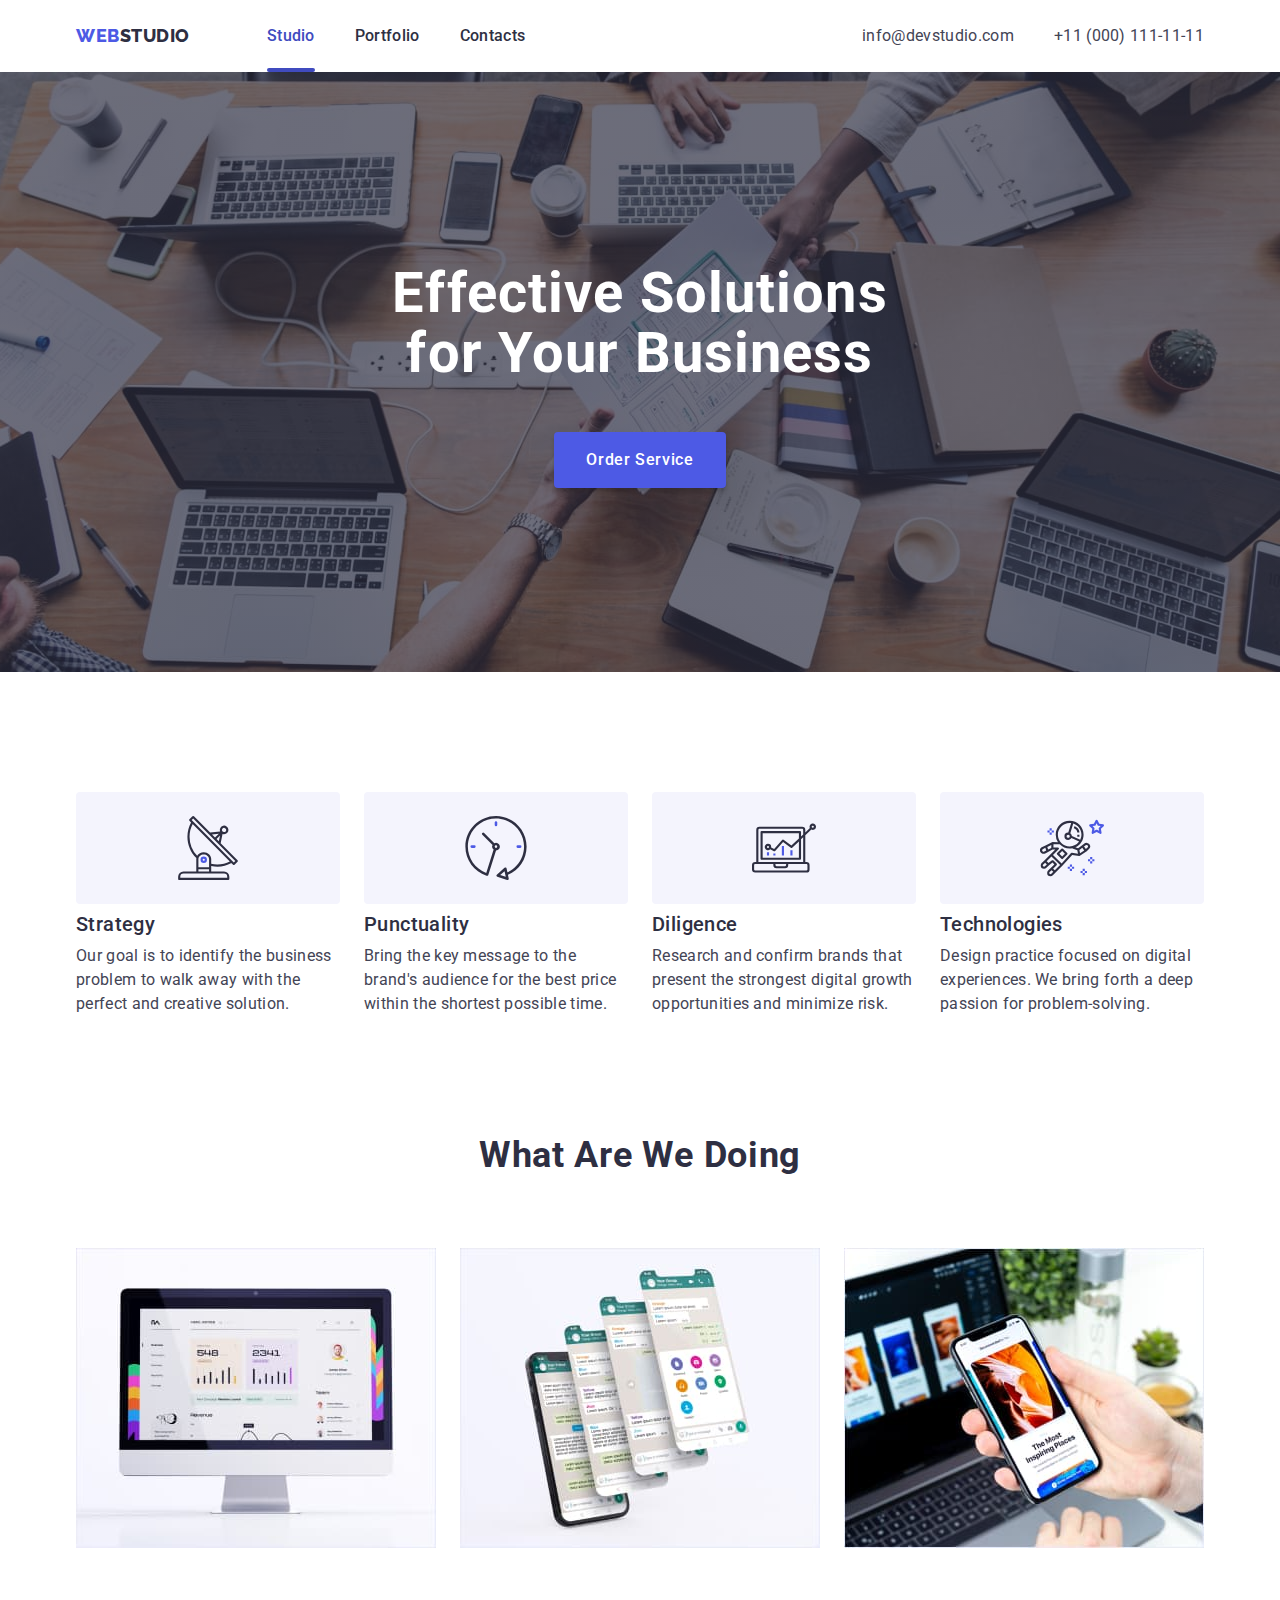
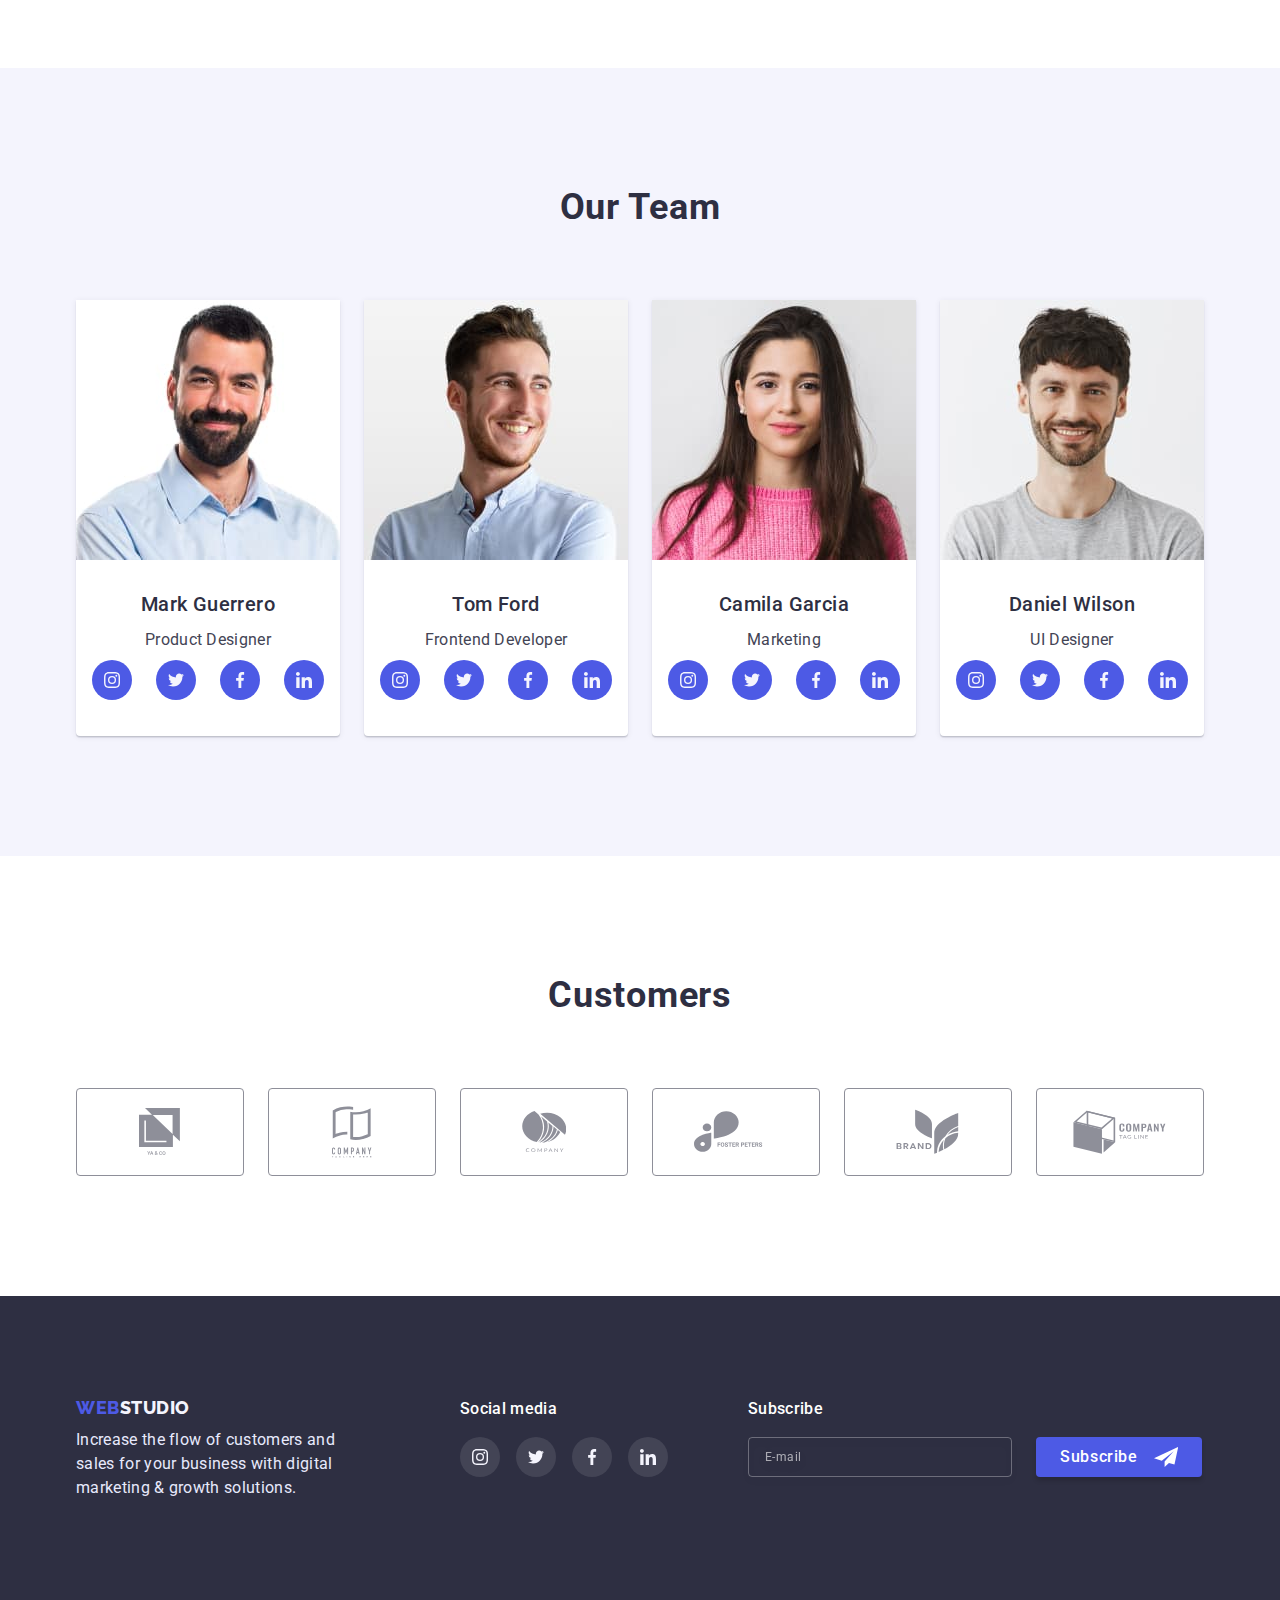
<file: index.html>
<!DOCTYPE html>
<html lang="en">
  <head>
    <meta charset="UTF-8" />
    <meta http-equiv="X-UA-Compatible" content="IE=edge" />
    <meta name="viewport" content="width=<device-width>, initial-scale=1.0" />
    <link rel="preconnect" href="https://fonts.googleapis.com" />
    <link rel="preconnect" href="https://fonts.gstatic.com" crossorigin />
    <link
      href="https://fonts.googleapis.com/css2?family=Raleway:wght@800&family=Roboto:wght@400;500;700&display=swap"
      rel="stylesheet"
    />
    <link
      rel="stylesheet"
      href="https://cdnjs.cloudflare.com/ajax/libs/modern-normalize/1.1.0/modern-normalize.min.css"
    />
    <link rel="stylesheet" href="./css/styles.css" />
    <title>Studio</title>
  </head>

  <body>
    <!-- Header -->
    <header class="header-section">
      <div class="container main-nav">
        <nav class="nav">
          <!-- Logotype -->
          <a href="./index.html" class="logo link"
            >Web<span class="logo-header">Studio</span></a
          >
          <!-- Navigation to other pages -->
          <ul class="site-nav list">
            <li class="item">
              <a href="./index.html" class="link current">Studio</a>
            </li>
            <li class="item">
              <a href="./portfolio.html" class="link">Portfolio</a>
            </li>
            <li class="item">
              <a href="#" class="link">Contacts</a>
            </li>
          </ul>
        </nav>
        <ul class="contacts list">
          <!-- Link to email address  -->
          <li class="item">
            <a href="mailto:info@devstudio.com" class="link"
              >info@devstudio.com</a
            >
          </li>
          <!-- Link to phone number -->
          <li class="item">
            <a href="tel:+110001111111" class="link">+11 (000) 111-11-11</a>
          </li>
        </ul>
      </div>
    </header>
    <!-- Main page content -->
    <main>
      <!-- Main banner (hero)-->
      <section class="hero">
        <div class="container">
          <h1 class="hero-title">Effective Solutions for Your Business</h1>
          <button data-modal-open type="button" class="hero-btn">
            Order Service
          </button>
        </div>
      </section>
      <!-- Features -->
      <section class="section features-section">
        <div class="container">
          <h2 class="section-title visually-hidden">Features</h2>
          <ul class="features-list list">
            <li class="item icon-antenna">
              <div class="features-icon">
                <svg class="icon-img">
                  <use href="./images/icons.svg#icon-antenna"></use>
                </svg>
              </div>
              <h3 class="title">Strategy</h3>
              <p class="text">
                Our goal is to identify the business problem to walk away with
                the perfect and creative solution.
              </p>
            </li>
            <li class="item icon-clock">
              <div class="features-icon">
                <svg class="icon-img">
                  <use href="./images/icons.svg#icon-clock"></use>
                </svg>
              </div>
              <h3 class="title">Punctuality</h3>
              <p class="text">
                Bring the key message to the brand's audience for the best price
                within the shortest possible time.
              </p>
            </li>
            <li class="item icon-diagram">
              <div class="features-icon">
                <svg class="icon-img">
                  <use href="./images/icons.svg#icon-diagram"></use>
                </svg>
              </div>
              <h3 class="title">Diligence</h3>
              <p class="text">
                Research and confirm brands that present the strongest digital
                growth opportunities and minimize risk.
              </p>
            </li>
            <li class="item icon-astronaut">
              <div class="features-icon">
                <svg class="icon-img">
                  <use href="./images/icons.svg#icon-astronaut"></use>
                </svg>
              </div>
              <h3 class="title">Technologies</h3>
              <p class="text">
                Design practice focused on digital experiences. We bring forth a
                deep passion for problem-solving.
              </p>
            </li>
          </ul>
        </div>
      </section>
      <!-- What are we doing -->
      <section class="section">
        <div class="container">
          <h2 class="section-title">What are we doing</h2>
          <ul class="work-list list">
            <li class="item">
              <img
                src="./images/img1.jpg"
                alt="the site is displayed on the monitor"
                width="360"
                height="300"
              />
            </li>
            <li class="item">
              <img
                src="./images/img2.jpg"
                alt="image layout for mobile"
                width="360"
                height="300"
              />
            </li>
            <li class="item">
              <img
                src="./images/img3.jpg"
                alt="the site is displayed on a mobile phone"
                width="360"
                height="300"
              />
            </li>
          </ul>
        </div>
      </section>
      <!-- Our Team -->
      <section class="section team-section">
        <div class="container">
          <h2 class="section-title">Our Team</h2>
          <ul class="team-list list">
            <li class="team-list-card">
              <img
                src="./images/foto-mark-guerrero.jpg"
                alt="foto Mark Guerrero"
                width="264"
                height="260"
              />
              <div class="titte-team-card">
                <h3 class="title">Mark Guerrero</h3>
                <p class="text">Product Designer</p>
                <ul class="team-social-list list">
                  <li class="item">
                    <a href="#" class="team-social-link instagram">
                      <svg class="icon-social">
                        <use href="./images/icons.svg#icon-instagram"></use>
                      </svg>
                    </a>
                  </li>
                  <li class="item">
                    <a href="#" class="team-social-link twitter">
                      <svg class="icon-social">
                        <use href="./images/icons.svg#icon-twitter"></use>
                      </svg>
                    </a>
                  </li>
                  <li class="item">
                    <a href="#" class="team-social-link facebook">
                      <svg class="icon-social">
                        <use href="./images/icons.svg#icon-facebook"></use>
                      </svg>
                    </a>
                  </li>
                  <li class="item">
                    <a href="#" class="team-social-link linkedin">
                      <svg class="icon-social">
                        <use href="./images/icons.svg#icon-linkedin"></use>
                      </svg>
                    </a>
                  </li>
                </ul>
              </div>
            </li>
            <li class="team-list-card">
              <img
                src="./images/foto-tom-ford.jpg"
                alt="foto Tom Ford"
                width="264"
                height="260"
              />
              <div class="titte-team-card">
                <h3 class="title">Tom Ford</h3>
                <p class="text">Frontend Developer</p>
                <ul class="team-social-list list">
                  <li>
                    <a href="#" class="team-social-link instagram">
                      <svg class="icon-social">
                        <use href="./images/icons.svg#icon-instagram"></use>
                      </svg>
                    </a>
                  </li>
                  <li>
                    <a href="#" class="team-social-link twitter">
                      <svg class="icon-social">
                        <use href="./images/icons.svg#icon-twitter"></use>
                      </svg>
                    </a>
                  </li>
                  <li>
                    <a href="#" class="team-social-link facebook">
                      <svg class="icon-social">
                        <use href="./images/icons.svg#icon-facebook"></use>
                      </svg>
                    </a>
                  </li>
                  <li>
                    <a href="#" class="team-social-link linkedin">
                      <svg class="icon-social">
                        <use href="./images/icons.svg#icon-linkedin"></use>
                      </svg>
                    </a>
                  </li>
                </ul>
              </div>
            </li>
            <li class="team-list-card">
              <img
                src="./images/foto-camila-garcia.jpg"
                alt="foto Camila Garcia"
                width="264"
                height="260"
              />
              <div class="titte-team-card">
                <h3 class="title">Camila Garcia</h3>
                <p class="text">Marketing</p>
                <ul class="team-social-list list">
                  <li>
                    <a href="#" class="team-social-link instagram">
                      <svg class="icon-social">
                        <use href="./images/icons.svg#icon-instagram"></use>
                      </svg>
                    </a>
                  </li>
                  <li>
                    <a href="#" class="team-social-link twitter">
                      <svg class="icon-social">
                        <use href="./images/icons.svg#icon-twitter"></use>
                      </svg>
                    </a>
                  </li>
                  <li>
                    <a href="#" class="team-social-link facebook">
                      <svg class="icon-social">
                        <use href="./images/icons.svg#icon-facebook"></use>
                      </svg>
                    </a>
                  </li>
                  <li>
                    <a href="#" class="team-social-link linkedin">
                      <svg class="icon-social">
                        <use href="./images/icons.svg#icon-linkedin"></use>
                      </svg>
                    </a>
                  </li>
                </ul>
              </div>
            </li>
            <li class="team-list-card">
              <img
                src="./images/foto-daniel-wilson.jpg"
                alt="foto Daniel Wilson"
                width="264"
                height="260"
              />
              <div class="titte-team-card">
                <h3 class="title">Daniel Wilson</h3>
                <p class="text">UI Designer</p>
                <ul class="team-social-list list">
                  <li>
                    <a href="#" class="team-social-link instagram">
                      <svg class="icon-social">
                        <use href="./images/icons.svg#icon-instagram"></use>
                      </svg>
                    </a>
                  </li>
                  <li>
                    <a href="#" class="team-social-link twitter">
                      <svg class="icon-social">
                        <use href="./images/icons.svg#icon-twitter"></use>
                      </svg>
                    </a>
                  </li>
                  <li>
                    <a href="#" class="team-social-link facebook">
                      <svg class="icon-social">
                        <use href="./images/icons.svg#icon-facebook"></use>
                      </svg>
                    </a>
                  </li>
                  <li>
                    <a href="#" class="team-social-link linkedin">
                      <svg class="icon-social">
                        <use href="./images/icons.svg#icon-linkedin"></use>
                      </svg>
                    </a>
                  </li>
                </ul>
              </div>
            </li>
          </ul>
        </div>
      </section>
      <section class="section">
        <div class="container">
          <h2 class="section-title">Customers</h2>
          <ul class="company-list list">
            <li class="company-item">
              <a class="company-link link" href="">
                <svg class="company-icon" width="41" height="47">
                  <use href="./images/icons.svg#icon-company-ya-co"></use>
                </svg>
              </a>
            </li>
            <li class="company-item">
              <a class="company-link link" href="">
                <svg class="company-icon" width="40" height="52">
                  <use
                    href="./images/icons.svg#icon-company-tagline-here"
                  ></use>
                </svg>
              </a>
            </li>
            <li class="company-item">
              <a class="company-link link" href="">
                <svg class="company-icon" width="44" height="41">
                  <use href="./images/icons.svg#icon-company-company"></use>
                </svg>
              </a>
            </li>
            <li class="company-item">
              <a class="company-link link" href="">
                <svg class="company-icon" width="84" height="41">
                  <use
                    href="./images/icons.svg#icon-company-foster-peters"
                  ></use>
                </svg>
              </a>
            </li>
            <li class="company-item">
              <a class="company-link link" href="">
                <svg class="company-icon" width="63" height="45">
                  <use href="./images/icons.svg#icon-company-brand"></use>
                </svg>
              </a>
            </li>
            <li class="company-item">
              <a class="company-link link" href="">
                <svg class="company-icon" width="93" height="44">
                  <use href="./images/icons.svg#icon-company-tag-line"></use>
                </svg>
              </a>
            </li>
          </ul>
        </div>
      </section>
    </main>
    <!-- Footer -->
    <footer class="footer">
      <div class="container footer-container">
        <div class="footer-block">
          <!-- Logotype -->
          <a href="./index.html" class="logo link"
            >Web<span class="logo-footer">Studio</span></a
          >
          <p class="text">
            Increase the flow of customers and sales for your business with
            digital marketing & growth solutions.
          </p>
        </div>
        <div class="footer-social-block">
          <h2 class="social-link-title">Social media</h2>
          <ul class="footer-social-list list">
            <li>
              <a href="#" class="footer-social-link instagram">
                <svg class="footer-icon-social">
                  <use href="./images/icons.svg#icon-instagram"></use>
                </svg>
              </a>
            </li>
            <li>
              <a href="#" class="footer-social-link twitter">
                <svg class="footer-icon-social">
                  <use href="./images/icons.svg#icon-twitter"></use>
                </svg>
              </a>
            </li>
            <li>
              <a href="#" class="footer-social-link facebook">
                <svg class="footer-icon-social">
                  <use href="./images/icons.svg#icon-facebook"></use>
                </svg>
              </a>
            </li>
            <li>
              <a href="#" class="footer-social-link linkedin">
                <svg class="footer-icon-social">
                  <use href="./images/icons.svg#icon-linkedin"></use>
                </svg>
              </a>
            </li>
          </ul>
        </div>
        <form class="subscribe-form" action="">
          <form role="group" aria-labelledby="subscribe">
            <p class="subscribe-title" id="subscribe">Subscribe</p>
            <div class="subscribe-row">
              <label class="subscribe-field">
                <input
                  class="subscribe-input"
                  type="email"
                  name="email"
                  placeholder="E-mail"
                  required
                />
              </label>
              <button class="subscribe-btn" type="submit">
                Subscribe
                <svg class="subscribe-icon" height="24" width="24">
                  <use href="./images/icons.svg#icon-send"></use>
                </svg>
              </button>
            </div>
          </form>
        </form>
      </div>
    </footer>
    <!-- modal -->
    <div data-modal class="backdrop is-hidden">
      <div class="modal">
        <button type="button" data-modal-close class="modal-button">
          <svg class="modal-button-icon">
            <use href="./images/icons.svg#icon-cross"></use>
          </svg>
        </button>
        <form class="form" action="">
          <div role="group" aria-labelledby="contact-callback">
            <p class="form-title" id="contact-callback">
              Leave your contacts and we will call you back
            </p>
            <label class="form-field">
              <p class="form-label">Name</p>
              <span class="form-input-wraper">
                <input
                  class="form-input"
                  type="text"
                  name="name"
                  required
                  pattern="[a-zA-Z]+"
                />
                <svg class="form-icon" height="24" width="18">
                  <use href="./images/icons.svg#icon-person"></use>
                </svg>
              </span>
            </label>
            <label class="form-field">
              <p class="form-label">Phone</p>
              <span class="form-input-wraper">
                <input class="form-input" type="tel" name="tel" required />
                <svg class="form-icon" height="24" width="18">
                  <use href="./images/icons.svg#icon-phone"></use>
                </svg>
              </span>
            </label>
            <label class="form-field">
              <p class="form-label">Email</p>
              <span class="form-input-wraper">
                <input class="form-input" type="email" name="email" required />
                <svg class="form-icon" height="24" width="18">
                  <use href="./images/icons.svg#icon-email"></use>
                </svg>
              </span>
            </label>
            <label class="form-field">
              <p class="form-label">Comment</p>
              <textarea
                class="comment"
                name="comment"
                placeholder="Text input"
              ></textarea>
            </label>
            <label class="form-policy">
              <input class="checkbox" type="checkbox" name="privacy-policy" />
              <span class="icon-policy"></span>
              <p class="form-label">
                I accept the terms and conditions of the
                <a class="privacy-policy-link" href="">Privacy Policy</a>
              </p>
            </label>
            <button class="form-btn" type="submit">Send</button>
          </div>
        </form>
      </div>
    </div>
    <script src="./js/modal.js"></script>
  </body>
</html>
</file>
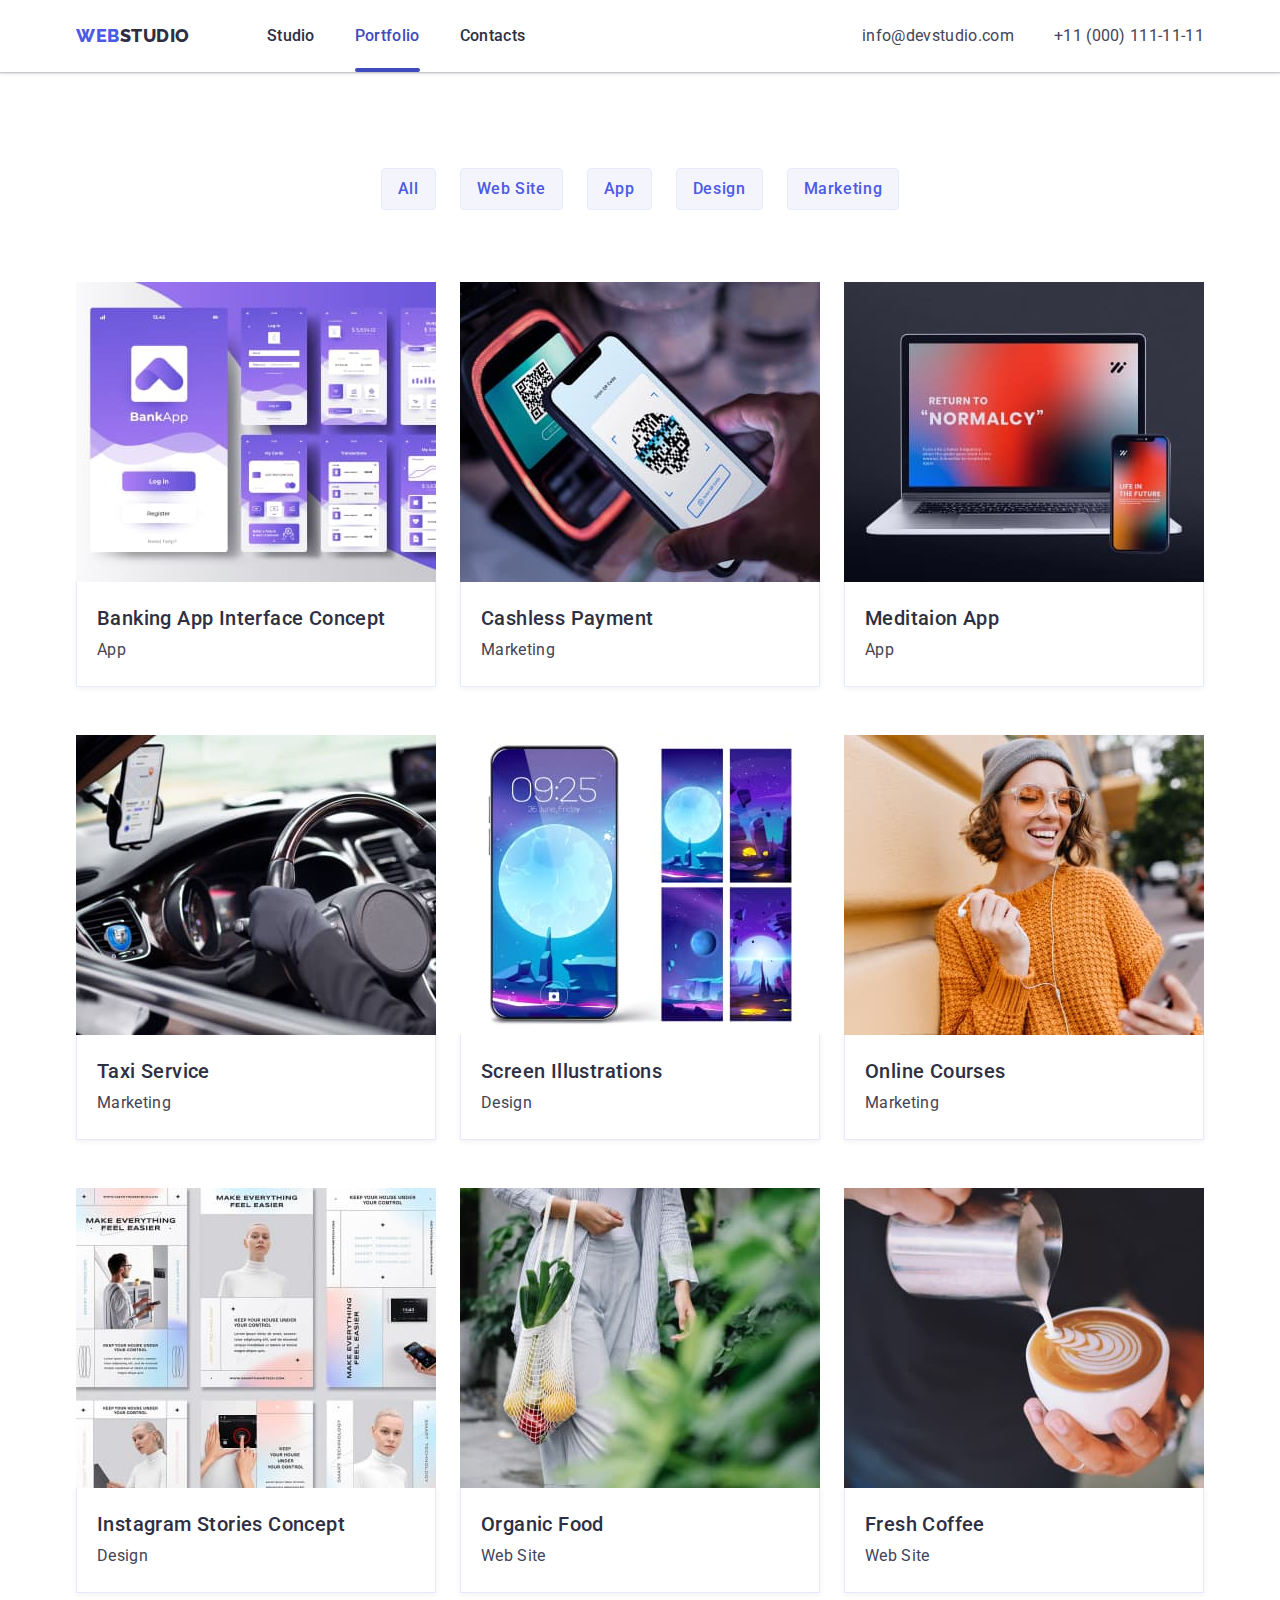
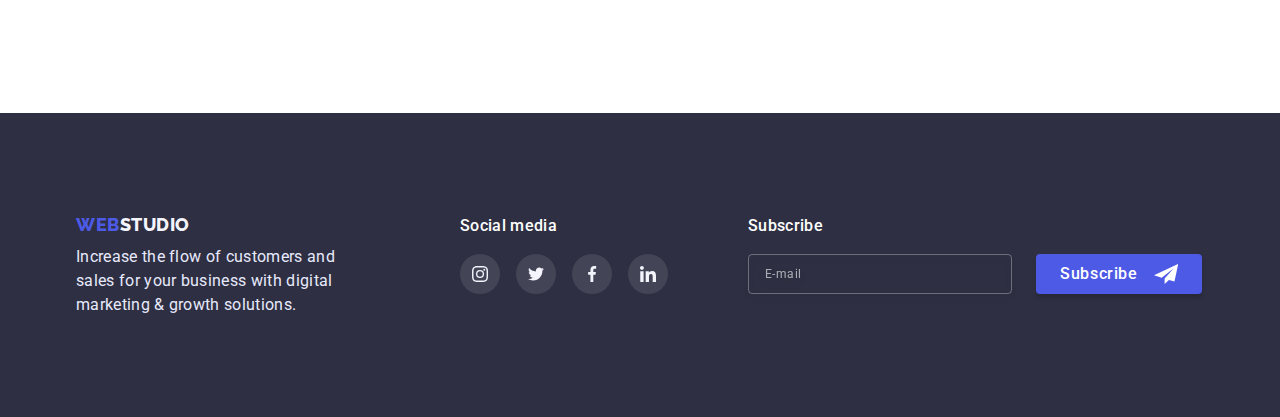
<file: portfolio.html>
<!DOCTYPE html>
<html lang="en">
  <head>
    <meta charset="UTF-8" />
    <meta http-equiv="X-UA-Compatible" content="IE=edge" />
    <meta name="viewport" content="width=<device-width>, initial-scale=1.0" />
    <link rel="preconnect" href="https://fonts.googleapis.com" />
    <link rel="preconnect" href="https://fonts.gstatic.com" crossorigin />
    <link
      href="https://fonts.googleapis.com/css2?family=Raleway:wght@800&family=Roboto:wght@400;500;700&display=swap"
      rel="stylesheet"
    />
    <link
      rel="stylesheet"
      href="https://cdnjs.cloudflare.com/ajax/libs/modern-normalize/1.1.0/modern-normalize.min.css"
    />
    <link rel="stylesheet" href="./css/styles.css" />
    <title>Portfolio</title>
  </head>

  <body>
    <!-- Header -->
    <header class="header-section">
      <div class="container main-nav">
        <nav class="nav">
          <!-- Logotype -->
          <a href="./index.html" class="logo link"
            >Web<span class="logo-header">Studio</span></a
          >
          <!-- Navigation to other pages -->
          <ul class="site-nav list">
            <li class="item">
              <a href="./index.html" class="link">Studio</a>
            </li>
            <li class="item">
              <a href="./portfolio.html" class="link current">Portfolio</a>
            </li>
            <li class="item">
              <a href="#" class="link">Contacts</a>
            </li>
          </ul>
        </nav>
        <ul class="contacts list">
          <!-- Link to email address  -->
          <li class="item">
            <a href="mailto:info@devstudio.com" class="link"
              >info@devstudio.com</a
            >
          </li>
          <!-- Link to phone number -->
          <li class="item">
            <a href="tel:+110001111111" class="link">+11 (000) 111-11-11</a>
          </li>
        </ul>
      </div>
    </header>
    <!-- Main page content -->
    <main>
      <section class="section portfolio-section">
        <div class="container">
          <h1 class="visually-hidden">Portfolio</h1>
          <ul class="site-filter list">
            <li class="item">
              <button type="button" class="button">All</button>
            </li>
            <li class="item">
              <button type="button" class="button">Web Site</button>
            </li>
            <li class="item">
              <button type="button" class="button">App</button>
            </li>
            <li class="item">
              <button type="button" class="button">Design</button>
            </li>
            <li class="item">
              <button type="button" class="button">Marketing</button>
            </li>
          </ul>
          <ul class="portfolio-list list">
            <li class="item">
              <a href="#" class="link portfolio-card">
                <div class="thumb">
                  <img
                    src="./images/banking-app-interface-concept.jpg"
                    alt="seven tabs of the bank's mobile application"
                    width="360"
                    height="300"
                  />
                  <div class="actions-card">
                    <p class="discription">
                      14 Stylish and User-Friendly App Design Concepts · Task
                      Manager App · Calorie Tracker App · Exotic Fruit Ecommerce
                      App · Cloud Storage App
                    </p>
                  </div>
                </div>
                <div class="titte-card">
                  <h2 class="title">Banking App Interface Concept</h2>
                  <p class="text">App</p>
                </div>
              </a>
            </li>
            <li class="item">
              <a href="#" class="link portfolio-card">
                <div class="thumb">
                  <img
                    src="./images/cashless-payment.jpg"
                    alt="mobile app with qr code on screen"
                    width="360"
                    height="300"
                  />
                  <div class="actions-card">
                    <p class="discription">
                      14 Stylish and User-Friendly App Design Concepts · Task
                      Manager App · Calorie Tracker App · Exotic Fruit Ecommerce
                      App · Cloud Storage App
                    </p>
                  </div>
                </div>
                <div class="titte-card">
                  <h2 class="title">Cashless Payment</h2>
                  <p class="text">Marketing</p>
                </div>
              </a>
            </li>
            <li class="item">
              <a href="#" class="link portfolio-card">
                <div class="thumb">
                  <img
                    src="./images/meditaion-app.jpg"
                    alt="Laptop and mobile phone with the start page of the applicatoin"
                    width="360"
                    height="300"
                  />
                  <div class="actions-card">
                    <p class="discription">
                      14 Stylish and User-Friendly App Design Concepts · Task
                      Manager App · Calorie Tracker App · Exotic Fruit Ecommerce
                      App · Cloud Storage App
                    </p>
                  </div>
                </div>
                <div class="titte-card">
                  <h2 class="title">Meditaion App</h2>
                  <p class="text">App</p>
                </div>
              </a>
            </li>
            <li class="item">
              <a href="#" class="link portfolio-card">
                <div class="thumb">
                  <img
                    src="./images/taxi-service.jpg"
                    alt="Wheel and instrument panel in the car"
                    width="360"
                    height="300"
                  />
                  <div class="actions-card">
                    <p class="discription">
                      14 Stylish and User-Friendly App Design Concepts · Task
                      Manager App · Calorie Tracker App · Exotic Fruit Ecommerce
                      App · Cloud Storage App
                    </p>
                  </div>
                </div>
                <div class="titte-card">
                  <h2 class="title">Taxi Service</h2>
                  <p class="text">Marketing</p>
                </div>
              </a>
            </li>
            <li class="item">
              <a href="#" class="link portfolio-card">
                <div class="thumb">
                  <img
                    src="./images/screen-illustrations.jpg"
                    alt="Five mobile screensavers"
                    width="360"
                    height="300"
                  />
                  <div class="actions-card">
                    <p class="discription">
                      14 Stylish and User-Friendly App Design Concepts · Task
                      Manager App · Calorie Tracker App · Exotic Fruit Ecommerce
                      App · Cloud Storage App
                    </p>
                  </div>
                </div>
                <div class="titte-card">
                  <h2 class="title">Screen Illustrations</h2>
                  <p class="text">Design</p>
                </div>
              </a>
            </li>
            <li class="item">
              <a href="#" class="link portfolio-card">
                <div class="thumb">
                  <img
                    src="./images/online-courses.jpg"
                    alt="Girl with phone and headphones in her hand"
                    width="360"
                    height="300"
                  />
                  <div class="actions-card">
                    <p class="discription">
                      14 Stylish and User-Friendly App Design Concepts · Task
                      Manager App · Calorie Tracker App · Exotic Fruit Ecommerce
                      App · Cloud Storage App
                    </p>
                  </div>
                </div>
                <div class="titte-card">
                  <h2 class="title">Online Courses</h2>
                  <p class="text">Marketing</p>
                </div>
              </a>
            </li>
            <li class="item">
              <a href="#" class="link portfolio-card">
                <div class="thumb">
                  <img
                    src="./images/instagram-stories-concept.jpg"
                    alt="Post pages for instagram"
                    width="360"
                    height="300"
                  />
                  <div class="actions-card">
                    <p class="discription">
                      14 Stylish and User-Friendly App Design Concepts · Task
                      Manager App · Calorie Tracker App · Exotic Fruit Ecommerce
                      App · Cloud Storage App
                    </p>
                  </div>
                </div>
                <div class="titte-card">
                  <h2 class="title">Instagram Stories Concept</h2>
                  <p class="text">Design</p>
                </div>
              </a>
            </li>
            <li class="item">
              <a href="#" class="link portfolio-card">
                <div class="thumb">
                  <img
                    src="./images/organic-food.jpg"
                    alt="Bag with vegetables"
                    width="360"
                    height="300"
                  />
                  <div class="actions-card">
                    <p class="discription">
                      14 Stylish and User-Friendly App Design Concepts · Task
                      Manager App · Calorie Tracker App · Exotic Fruit Ecommerce
                      App · Cloud Storage App
                    </p>
                  </div>
                </div>
                <div class="titte-card">
                  <h2 class="title">Organic Food</h2>
                  <p class="text">Web Site</p>
                </div>
              </a>
            </li>
            <li class="item">
              <a href="#" class="link portfolio-card">
                <div class="thumb">
                  <img
                    src="./images/fresh-coffee.jpg"
                    alt="Cup of coffee"
                    width="360"
                    height="300"
                  />
                  <div class="actions-card">
                    <p class="discription">
                      14 Stylish and User-Friendly App Design Concepts · Task
                      Manager App · Calorie Tracker App · Exotic Fruit Ecommerce
                      App · Cloud Storage App
                    </p>
                  </div>
                </div>
                <div class="titte-card">
                  <h2 class="title">Fresh Coffee</h2>
                  <p class="text">Web Site</p>
                </div>
              </a>
            </li>
          </ul>
        </div>
      </section>
    </main>
    <!-- Footer -->
    <footer class="footer">
      <div class="container footer-container">
        <div class="footer-block">
          <!-- Logotype -->
          <a href="./index.html" class="logo link"
            >Web<span class="logo-footer">Studio</span></a
          >
          <p class="text">
            Increase the flow of customers and sales for your business with
            digital marketing & growth solutions.
          </p>
        </div>
        <div class="footer-social-block">
          <h2 class="social-link-title">Social media</h2>
          <ul class="footer-social-list list">
            <li>
              <a href="#" class="footer-social-link instagram">
                <svg class="footer-icon-social">
                  <use href="./images/icons.svg#icon-instagram"></use>
                </svg>
              </a>
            </li>
            <li>
              <a href="#" class="footer-social-link twitter">
                <svg class="footer-icon-social">
                  <use href="./images/icons.svg#icon-twitter"></use>
                </svg>
              </a>
            </li>
            <li>
              <a href="#" class="footer-social-link facebook">
                <svg class="footer-icon-social">
                  <use href="./images/icons.svg#icon-facebook"></use>
                </svg>
              </a>
            </li>
            <li>
              <a href="#" class="footer-social-link linkedin">
                <svg class="footer-icon-social">
                  <use href="./images/icons.svg#icon-linkedin"></use>
                </svg>
              </a>
            </li>
          </ul>
        </div>
        <form class="subscribe-form" action="">
          <form role="group" aria-labelledby="subscribe">
            <p class="subscribe-title" id="subscribe">Subscribe</p>
            <div class="subscribe-row">
              <label class="subscribe-field">
                <input
                  class="subscribe-input"
                  type="email"
                  name="email"
                  placeholder="E-mail"
                  required
                />
              </label>
              <button class="subscribe-btn" type="submit">
                Subscribe
                <svg class="subscribe-icon" height="24" width="24">
                  <use href="./images/icons.svg#icon-send"></use>
                </svg>
              </button>
            </div>
          </form>
        </form>
      </div>
    </footer>
  </body>
</html>
</file>
<file: css/styles.css>
html {
  box-sizing: border-box;
}
*,
*::before,
*::after {
  box-sizing: border-box;
}
:root {
  --primary-font: "Roboto", sans-serif;
  --secondary-font: "Raleway", sans-serif;
  --primary-text: #434455;
  --primary-title: #2e2f42;
  --accent: #4d5ae5;
  --pressed-state: #404bbf;
  --white-hero-text: #ffffff;
  --light-mode-backgrounds: #f4f4fd;
}
h1,
h2,
h3,
p {
  margin-top: 0;
  margin-bottom: 0;
}
ul,
ol {
  margin-top: 0;
  margin-bottom: 0;
  padding-left: 0;
}
img {
  display: block;
  max-width: 100%;
  height: auto;
}
button {
  cursor: pointer;
  font-family: inherit;
  font-size: inherit;
  border: none;
}
.list {
  list-style: none;
  padding: 0;
  margin: 0;
}
.link {
  text-decoration: none;
}
.section {
  padding-top: 120px;
  padding-bottom: 120px;
}
.container {
  margin-left: auto;
  margin-right: auto;
  width: 1158px;
  padding-left: 15px;
  padding-right: 15px;
}
body {
  font-family: var(--primary-font);
  font-size: 16px;
  color: var(--primary-text);
}
/* ========== Header ========== */
.logo {
  font-family: var(--secondary-font);
  font-weight: 800;
  font-size: 18px;
  line-height: 1.33;
  letter-spacing: 0.03em;
  text-transform: uppercase;
  color: var(--accent);
}
.logo-header {
  color: var(--primary-title);
}
.site-nav .link {
  position: relative;
  font-weight: 500;
  font-size: 16px;
  line-height: 1.5;
  letter-spacing: 0.02em;
  color: var(--primary-title);

  transition: color 250ms cubic-bezier(0.4, 0, 0.2, 1);
}
.site-nav .link:hover,
.site-nav .link:focus {
  color: var(--pressed-state);
}
.site-nav .link:active {
  color: var(--pressed-state);
}
.site-nav .link.current {
  color: var(--pressed-state);
}
.site-nav .link.current::after {
  position: absolute;
  left: 0;
  bottom: 0;

  content: "";
  display: block;
  width: 100%;
  height: 4px;
  background: var(--pressed-state);
  border-radius: 2px;
}
.contacts .link {
  line-height: 1.5;
  letter-spacing: 0.02em;
  color: var(--primary-text);

  transition: color 250ms cubic-bezier(0.4, 0, 0.2, 1);
}
.contacts .link:hover,
.contacts .link:focus {
  color: var(--pressed-state);
}
.main-nav {
  display: flex;
  align-items: center;
}
.nav {
  display: flex;
  align-items: center;
}
.contacts {
  display: flex;
  margin-left: auto;
}
.contacts .item + .item {
  margin-left: 40px;
}
.site-nav {
  display: flex;
  margin-left: 77px;
}
.site-nav .item {
  margin-right: 40px;
}
.site-nav .item:last-child {
  margin-right: 0;
}
.site-nav .link {
  display: block;
  padding-top: 24px;
  padding-bottom: 24px;
}
.header-section {
  box-shadow: 0px 2px 1px rgba(46, 47, 66, 0.08),
    0px 1px 1px rgba(46, 47, 66, 0.16), 0px 1px 6px rgba(46, 47, 66, 0.08);
}
/* ========== Main banner (hero) ==========*/
.hero {
  max-width: 1440px;
  height: 600px;
  margin-left: auto;
  margin-right: auto;
  background-position: center;
  background-image: linear-gradient(
      to right,
      rgba(46, 47, 66, 0.7),
      rgba(46, 47, 66, 0.7)
    ),
    url(../images/people-office.jpg);

  background-color: var(--primary-title);
  padding-top: 192px;
  padding-bottom: 192px;
  text-align: center;
}
.hero .hero-title {
  max-width: 500px;
  margin: 0 auto 48px auto;
  font-weight: 700;
  font-size: 56px;
  line-height: 1.07;
  letter-spacing: 0.02em;
  color: var(--white-hero-text);
}
.hero .hero-btn {
  display: inline-block;
  padding: 16px 32px;
  text-align: center;
  font-weight: 500;
  line-height: 1.5;
  letter-spacing: 0.04em;
  color: var(--white-hero-text);
  background-color: var(--accent);
  box-shadow: 0px 4px 4px rgba(0, 0, 0, 0.15);
  border-radius: 4px;

  transition: background-color 250ms cubic-bezier(0.4, 0, 0.2, 1),
    box-shadow 250ms cubic-bezier(0.4, 0, 0.2, 1);
}
.hero .hero-btn:hover,
.hero .hero-btn:focus {
  background-color: var(--pressed-state);
  box-shadow: 0px 1px 6px rgba(46, 47, 66, 0.08),
    0px 1px 1px rgba(46, 47, 66, 0.16), 0px 2px 1px rgba(46, 47, 66, 0.08);
  border-radius: 4px;
}
.hero .hero-btn:active {
  background-color: var(--pressed-state);
  box-shadow: 0px 4px 4px rgba(0, 0, 0, 0.15);
  border-radius: 4px;
}
/* ========== Features ========== */
.features-section {
  padding-bottom: 0;
}
.features-list {
  display: flex;
  flex-wrap: wrap;
  gap: 24px;
}
.features-list .item {
  flex-basis: calc((100% - 3 * 24px) / 4);
}
.features-icon {
  display: flex;
  align-items: center;
  justify-content: center;
  margin-bottom: 8px;
  background-color: #f4f4fd;
  border-radius: 4px;
  height: 112px;
}
.icon-img {
  width: 64px;
  height: 64px;
}
/* .features-list .item::before {
  display: block;
  content: "";
  height: 112px;
  background-repeat: no-repeat;
  background-position: center;
  background-color: #f4f4fd;
  border-radius: 4px;
}
.icon-antenna::before {
  background-image: url(../images/antenna.svg);
}
.icon-clock::before {
  background-image: url(../images/clock.svg);
}
.icon-diagram::before {
  background-image: url(../images/diagram.svg);
}
.icon-astronaut::before {
  background-image: url(../images/astronaut.svg);
} */
.section-title {
  margin-top: 0;
  margin-bottom: 72px;
  font-weight: 700;
  font-size: 36px;
  line-height: 1.11;
  letter-spacing: 0.02em;
  text-align: center;
  text-transform: capitalize;
  color: var(--primary-title);
}
.visually-hidden {
  position: absolute;
  white-space: nowrap;
  width: 1px;
  height: 1px;
  overflow: hidden;
  border: 0;
  padding: 0;
  clip: rect(0 0 0 0);
  clip-path: inset(50%);
  margin: -1px;
}
.features-list .title {
  margin-top: 0;
  margin-bottom: 8px;
  font-weight: 500;
  font-size: 20px;
  line-height: 1.2;
  letter-spacing: 0.02em;
  color: var(--primary-title);
}
.features-list .text {
  line-height: 1.5;
  letter-spacing: 0.02em;
}
/* ========== What are we doing ========== */
.work-list {
  display: flex;
  flex-wrap: wrap;
  gap: 24px;
}
.work-list .item {
  flex-basis: calc((100% - 2 * 24px) / 3);
}
/* =========== Our Team section =========== */
.team-section {
  background-color: var(--light-mode-backgrounds);
}
.team-list {
  display: flex;
  gap: 24px;
}
.team-list-card {
  flex-basis: calc((100% - 3 * 24px) / 4);
  background-color: var(--white-hero-text);
  box-shadow: 0px 1px 6px rgba(46, 47, 66, 0.08),
    0px 1px 1px rgba(46, 47, 66, 0.16), 0px 2px 1px rgba(46, 47, 66, 0.08);
  border-radius: 0px 0px 4px 4px;
}
.titte-team-card {
  padding: 32px 16px 36px 16px;
}
.team-list .title {
  margin-top: 0;
  margin-bottom: 12px;
  font-weight: 500;
  font-size: 20px;
  line-height: 1.2;
  letter-spacing: 0.02em;
  text-align: center;
  color: var(--primary-title);
}
.team-list .text {
  margin-top: 0;
  margin-bottom: 8px;
  line-height: 1.5;
  letter-spacing: 0.02em;
  text-align: center;
}
.team-social-list {
  display: flex;
  align-items: center;
  gap: 24px;
  /* padding-top: 4px;
  padding-bottom: 4px; */
}
.team-social-list .item {
  flex-basis: calc((100% - 3 * 24px) / 4);
}
.team-social-link {
  display: flex;
  align-items: center;
  justify-content: center;
  height: 40px;
  width: 40px;
  background-color: var(--accent);
  border-radius: 50%;

  transition: background-color 250ms cubic-bezier(0.4, 0, 0.2, 1);
}
.team-social-link:hover,
.team-social-link:focus {
  background-color: var(--pressed-state);
}
.icon-social {
  width: 16px;
  height: 16px;
}
/* ========== company-icon =========== */
.company-list {
  display: flex;
  gap: 24px;
}
.company-item {
  flex-basis: calc((100% - 5 * 24px) / 6);
}
.company-link {
  display: flex;
  align-items: center;
  justify-content: center;
  color: #8e8f99;
  height: 88px;
  border: 1px solid #8e8f99;
  border-radius: 4px;

  transition: border 250ms cubic-bezier(0.4, 0, 0.2, 1);
}
.company-link:hover,
.company-link:focus {
  border: 1px solid var(--pressed-state);
}
.company-link:hover .company-icon {
  fill: var(--pressed-state);
}
.company-link:focus .company-icon {
  fill: var(--pressed-state);
}
.company-icon {
  fill: currentColor;

  transition: fill 250ms cubic-bezier(0.4, 0, 0.2, 1);
}
/* ========== footer =========== */
footer {
  background-color: var(--primary-title);
  padding: 100px 0px;
}
.footer-container {
  display: flex;
  align-items: baseline;
}
.logo-footer {
  color: #f4f4fd;
}
.footer .logo {
  display: inline-block;
  margin-top: 0;
  margin-bottom: 8px;
}
.footer .text {
  line-height: 1.5;
  letter-spacing: 0.02em;
  color: #e7e9fc;
}
.footer-block {
  width: 264px;
  margin-right: 120px;
}
.social-link-title {
  margin-bottom: 16px;
  font-weight: 500;
  font-size: 16px;
  line-height: 1.5;
  letter-spacing: 0.02em;
  color: var(--white-hero-text);
}
.footer-social-list {
  display: flex;
  align-items: center;
  gap: 16px;
}
.footer-social-link {
  display: flex;
  align-items: center;
  justify-content: center;
  height: 40px;
  width: 40px;
  background-color: rgba(255, 255, 255, 0.1);
  border-radius: 50%;

  transition: background-color 250ms cubic-bezier(0.4, 0, 0.2, 1);
}
.footer-social-link:hover,
.footer-social-link:focus {
  background-color: #31d0aa;
}
.footer-icon-social {
  width: 16px;
  height: 16px;
}
.subscribe-form {
  margin-left: 80px;
}
.subscribe-title {
  margin-bottom: 16px;
  font-weight: 500;
  font-size: 16px;
  line-height: 1.5;
  letter-spacing: 0.02em;
  color: var(--white-hero-text);
}
.subscribe-row {
  display: flex;
  flex-direction: row;
}
.subscribe-input {
  width: 264px;
  padding: 7px 16px;
  font-size: 12px;
  line-height: 2;
  letter-spacing: 0.04em;
  color: rgba(255, 255, 255);
  border: 1px solid rgba(255, 255, 255, 0.3);
  filter: drop-shadow(0px 4px 4px rgba(0, 0, 0, 0.15));
  border-radius: 4px;
  background-color: transparent;
}
.subscribe-input::placeholder {
  font-size: 12px;
  line-height: 2;
  letter-spacing: 0.04em;
  color: rgba(255, 255, 255, 0.6);
}
.subscribe-btn {
  display: inline-flex;
  padding: 8px 24px;
  margin-left: 24px;
  min-width: 165px;
  text-align: center;
  align-items: center;
  font-weight: 500;
  line-height: 1.5;
  letter-spacing: 0.04em;
  color: var(--white-hero-text);
  background-color: var(--accent);
  box-shadow: 0px 4px 4px rgba(0, 0, 0, 0.15);
  border-radius: 4px;

  transition: background-color 250ms cubic-bezier(0.4, 0, 0.2, 1),
    box-shadow 250ms cubic-bezier(0.4, 0, 0.2, 1);
}
.subscribe-btn:hover,
.subscribe-btn:focus {
  background-color: var(--pressed-state);
  box-shadow: 0px 1px 6px rgba(46, 47, 66, 0.08),
    0px 1px 1px rgba(46, 47, 66, 0.16), 0px 2px 1px rgba(46, 47, 66, 0.08);
  border-radius: 4px;
}
.subscribe-icon {
  fill: currentColor;
  margin-left: 16px;
}
/* ========== Portfolio =========== */
.portfolio-section {
  padding-top: 96px;
}
.site-filter {
  display: flex;
  margin-bottom: 72px;
  align-items: center;
  justify-content: center;
}
.site-filter .item {
  margin-right: 24px;
}
.site-filter .item:last-child {
  margin-right: 0;
}
.site-filter .button {
  display: inline-block;
  padding: 8px 16px;
  font-weight: 500;
  text-align: center;
  line-height: 1.5;
  letter-spacing: 0.04em;
  color: var(--accent);
  background-color: #f4f4fd;
  border: 1px solid #e7e9fc;
  border-radius: 4px;

  transition: color 250ms cubic-bezier(0.4, 0, 0.2, 1),
    background-color 250ms cubic-bezier(0.4, 0, 0.2, 1),
    box-shadow 250ms cubic-bezier(0.4, 0, 0.2, 1),
    border 250ms cubic-bezier(0.4, 0, 0.2, 1);
}
.site-filter .button:hover,
.site-filter .button:focus {
  color: var(--white-hero-text);
  background-color: var(--accent);
  box-shadow: 0px 3px 1px rgba(0, 0, 0, 0.1), 0px 2px 1px rgba(0, 0, 0, 0.08),
    0px 2px 2px rgba(0, 0, 0, 0.12);
  border: 1px solid var(--accent);
}
.portfolio-list {
  display: flex;
  flex-wrap: wrap;
  row-gap: 48px;
  column-gap: 24px;
}
.portfolio-list .thumb {
  position: relative;
  overflow: hidden;
}
.portfolio-list .actions-card {
  position: absolute;
  top: 0;
  left: 0;
  transform: translateY(100%);

  content: "";
  height: 100%;
  width: 100%;
  background: rgba(77, 90, 229, 0.95);
  transition: transform 250ms cubic-bezier(0.4, 0, 0.2, 1);
}
.portfolio-list .item {
  flex-basis: calc((100% - 2 * 24px) / 3);
  transition: box-shadow 250ms cubic-bezier(0.4, 0, 0.2, 1);
}
.portfolio-list .link:hover .actions-card {
  transform: translateY(0);
}
.portfolio-list .link:focus .actions-card {
  transform: translateY(0);
}
.portfolio-list .item:hover,
.portfolio-list .item:focus {
  box-shadow: 0px 1px 6px rgba(46, 47, 66, 0.08),
    0px 1px 1px rgba(46, 47, 66, 0.16), 0px 2px 1px rgba(46, 47, 66, 0.08);
}
.portfolio-list .discription {
  line-height: 1.5;
  letter-spacing: 0.02em;
  color: #f4f4fd;
  padding: 40px 32px;
}
.portfolio-list .titte-card {
  padding: 24px 20px;
  border: 1px solid #e7e9fc;
  box-shadow: 0px 1px 6px rgba(46, 47, 66, 0.08);
  border-top: none;
}
.portfolio-list .title {
  margin-top: 0;
  margin-bottom: 8px;

  font-weight: 500;
  font-size: 20px;
  line-height: 1.2;
  letter-spacing: 0.02em;
  color: var(--primary-title);
}
.portfolio-list .text {
  margin-top: 0;
  line-height: 1.5;
  letter-spacing: 0.02em;
  color: var(--primary-text);
}
/* modal */
.backdrop {
  position: fixed;
  top: 0;
  left: 0;
  width: 100%;
  height: 100%;
  background: rgba(46, 47, 66, 0.4);

  opacity: 1;
  transition: opacity 250ms cubic-bezier(0.4, 0, 0.2, 1),
    visibility 250ms cubic-bezier(0.4, 0, 0.2, 1);
}
.backdrop.is-hidden {
  visibility: hidden;
  opacity: 0;
  pointer-events: none;
}
.backdrop.is-hidden .modal {
  transform: scale(0.9) translate(-50%, -50%);
}
.modal {
  position: absolute;
  top: 50%;
  left: 50%;
  transform: scale(1) translate(-50%, -50%);

  padding: 72px 24px 24px 24px;
  min-width: 408px;
  min-height: 576px;
  background-color: #fcfcfc;
  box-shadow: 0px 1px 1px rgba(0, 0, 0, 0.14), 0px 1px 3px rgba(0, 0, 0, 0.12),
    0px 2px 1px rgba(0, 0, 0, 0.2);
  border-radius: 4px;

  transition: transform 250ms cubic-bezier(0.4, 0, 0.2, 1);
}
.modal-button {
  position: absolute;
  right: 20px;
  top: 20px;

  display: flex;
  align-items: center;
  justify-content: center;
  height: 24px;
  width: 24px;
  background-color: #e7e9fc;
  border-radius: 50%;
  border: 1px solid rgba(0, 0, 0, 0.1);

  transition: background-color 250ms cubic-bezier(0.4, 0, 0.2, 1),
    border 250ms cubic-bezier(0.4, 0, 0.2, 1);
}
.modal-button:hover,
.modal-button:focus {
  background-color: var(--pressed-state);
  border: 1px solid var(--pressed-state);
}
.modal-button:hover .modal-button-icon {
  fill: var(--white-hero-text);
}
.modal-button:focus .modal-button-icon {
  fill: var(--white-hero-text);
}
.modal-button-icon {
  fill: currentColor;

  transition: fill 250ms cubic-bezier(0.4, 0, 0.2, 1);
}
textarea {
  resize: none;
}
.form {
  margin-left: auto;
  margin-right: auto;
}
.form-field {
  display: flex;
  flex-direction: column;
  margin-bottom: 16px;
}
.form-title {
  margin-bottom: 16px;

  font-weight: 500;
  line-height: 1.5;
  text-align: center;
  letter-spacing: 0.02em;
  color: var(--primary-title);
}
.form-field .form-label {
  margin-bottom: 4px;

  font-size: 12px;
  line-height: 1.33;
  letter-spacing: 0.04em;
  color: #8e8f99;
}
.form-input {
  margin: 0;
  padding: 8px 16px 8px 38px;
  width: 100%;
  font-size: 12px;
  line-height: 1.33;
  letter-spacing: 0.04em;
  color: rgba(117, 117, 117);
  outline: none;
  border: 1px solid rgba(33, 33, 33, 0.2);
  border-radius: 4px;

  transition: border 250ms cubic-bezier(0.4, 0, 0.2, 1);
}
.form-input:hover,
.form-input:focus {
  border: 1px solid var(--accent);
}
.form-input:active {
  border: 1px solid var(--accent);
}
.form-input-wraper {
  display: block;
  position: relative;
}
.form-icon {
  position: absolute;
  top: 50%;
  left: 16px;
  transform: translateY(-50%);
  display: inline-block;
  fill: var(--primary-title);

  transition: fill 250ms cubic-bezier(0.4, 0, 0.2, 1);
}
.form-input:hover + .form-icon {
  fill: var(--accent);
}
.form-input:focus + .form-icon {
  fill: var(--accent);
}
.form-field .comment {
  padding: 8px 16px;
  width: 100%;
  height: 120px;
  font-size: 12px;
  line-height: 1.33;
  letter-spacing: 0.04em;
  color: rgba(117, 117, 117);
  outline: none;
  border: 1px solid rgba(33, 33, 33, 0.2);
  border-radius: 4px;

  transition: border 250ms cubic-bezier(0.4, 0, 0.2, 1);
}
.form-field .comment:hover,
.form-field .comment:focus {
  border: 1px solid var(--accent);
}
.comment::placeholder {
  font-size: 12px;
  line-height: 1.33;
  letter-spacing: 0.04em;
  color: rgba(117, 117, 117, 0.5);
}
.form-policy {
  display: flex;
  align-items: center;
  flex-direction: row;
  gap: 8px;
  margin-bottom: 24px;
}
.form-policy .form-label {
  font-size: 12px;
  line-height: 1.33;
  letter-spacing: 0.04em;
  color: #757575;
}
.checkbox {
  /* appearance: none; */

  position: absolute;
  white-space: nowrap;
  width: 1px;
  height: 1px;
  overflow: hidden;
  border: 0;
  padding: 0;
  clip: rect(0 0 0 0);
  clip-path: inset(50%);
  margin: -1px;
}
.icon-policy {
  display: inline-block;
  width: 16px;
  height: 16px;
  border: 1.25px solid #2e2f42;
  border-radius: 2px;

  transition: background-color 250ms cubic-bezier(0.4, 0, 0.2, 1),
    border 250ms cubic-bezier(0.4, 0, 0.2, 1);
}
.checkbox:checked + .icon-policy {
  background-color: #404bbf;
  border: 1.25px solid #404bbf;
  border-radius: 2px;
  background-image: url(../images/vector.svg);
  background-repeat: no-repeat;
  background-position: center;
}
.privacy-policy-link {
  color: #4d5ae5;
}
.form-btn {
  display: block;
  padding: 16px 32px;
  margin: 0 auto;
  min-width: 169px;
  text-align: center;
  font-weight: 500;
  line-height: 1.5;
  letter-spacing: 0.04em;
  color: var(--white-hero-text);
  background-color: var(--accent);
  box-shadow: 0px 4px 4px rgba(0, 0, 0, 0.15);
  border-radius: 4px;

  transition: background-color 250ms cubic-bezier(0.4, 0, 0.2, 1),
    box-shadow 250ms cubic-bezier(0.4, 0, 0.2, 1);
}
.form-btn:hover,
.form-btn:focus {
  background-color: var(--pressed-state);
  box-shadow: 0px 1px 6px rgba(46, 47, 66, 0.08),
    0px 1px 1px rgba(46, 47, 66, 0.16), 0px 2px 1px rgba(46, 47, 66, 0.08);
  border-radius: 4px;
}
</file>
